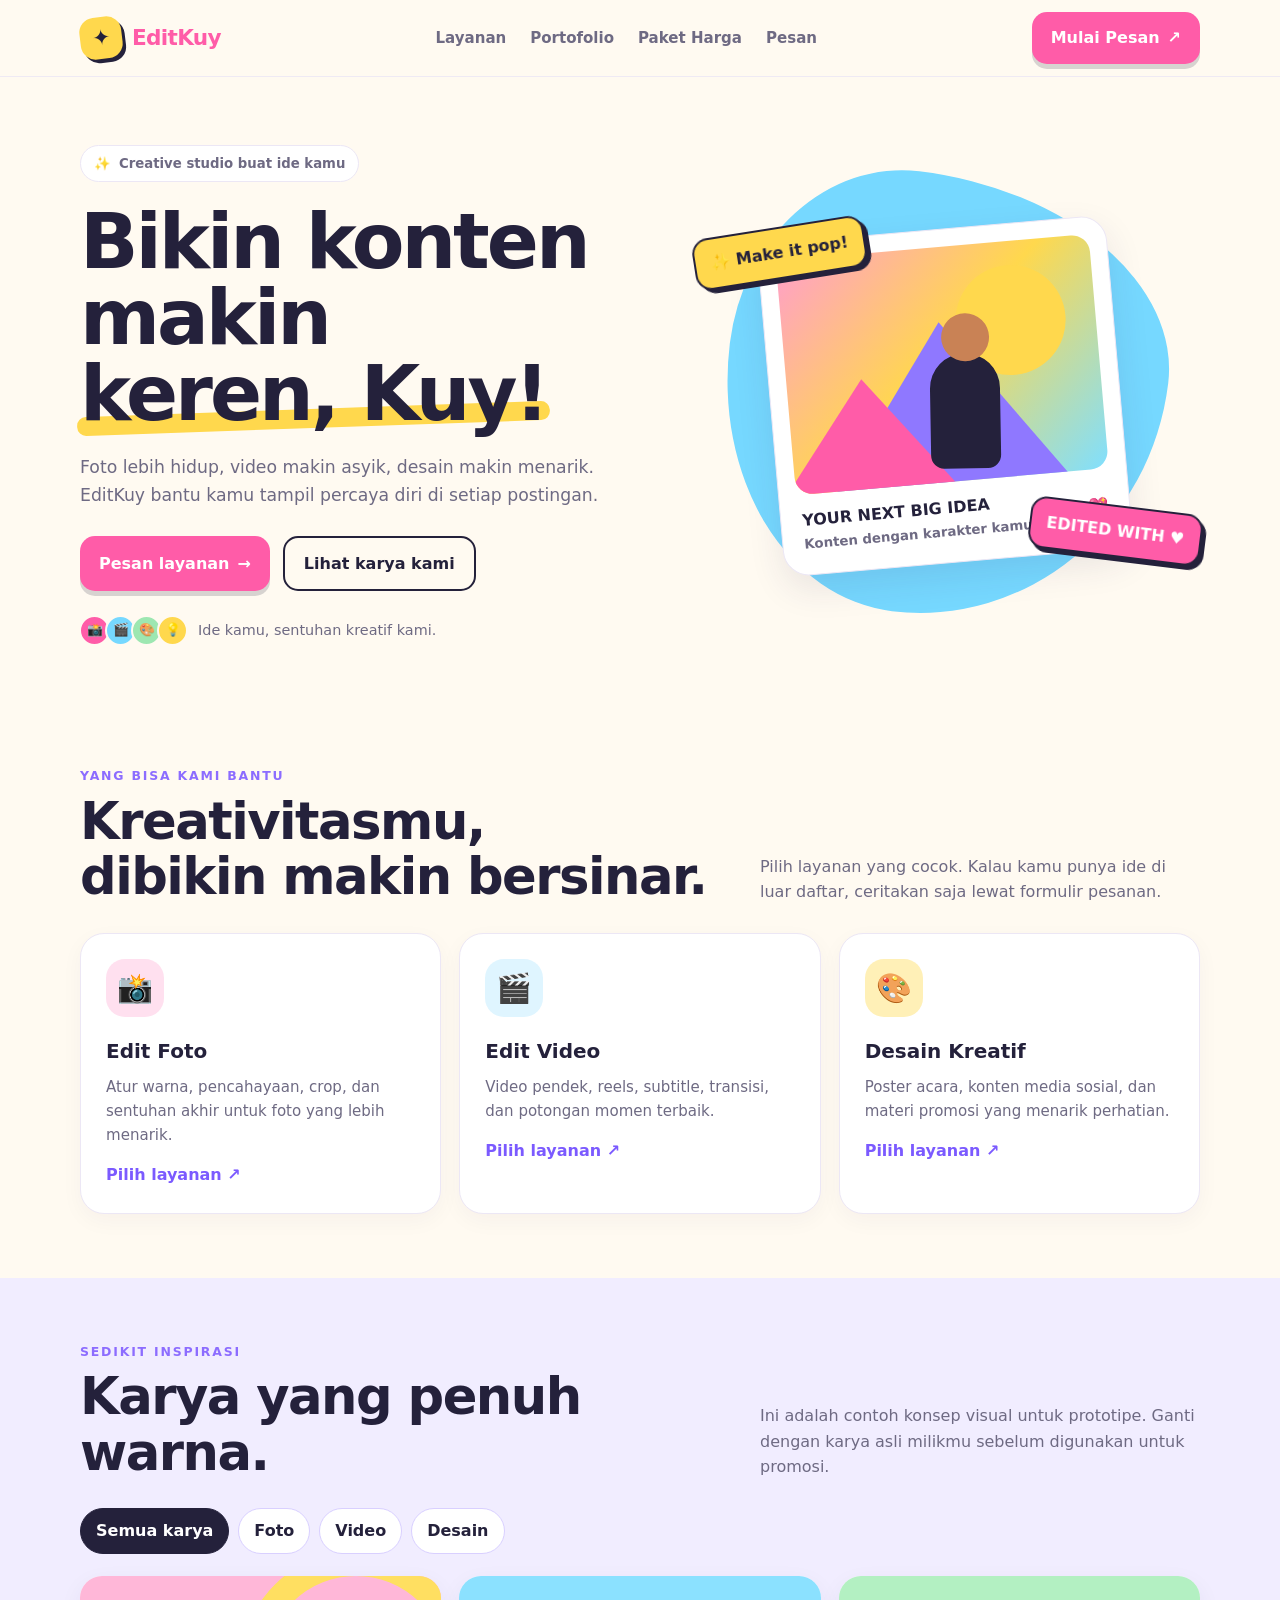
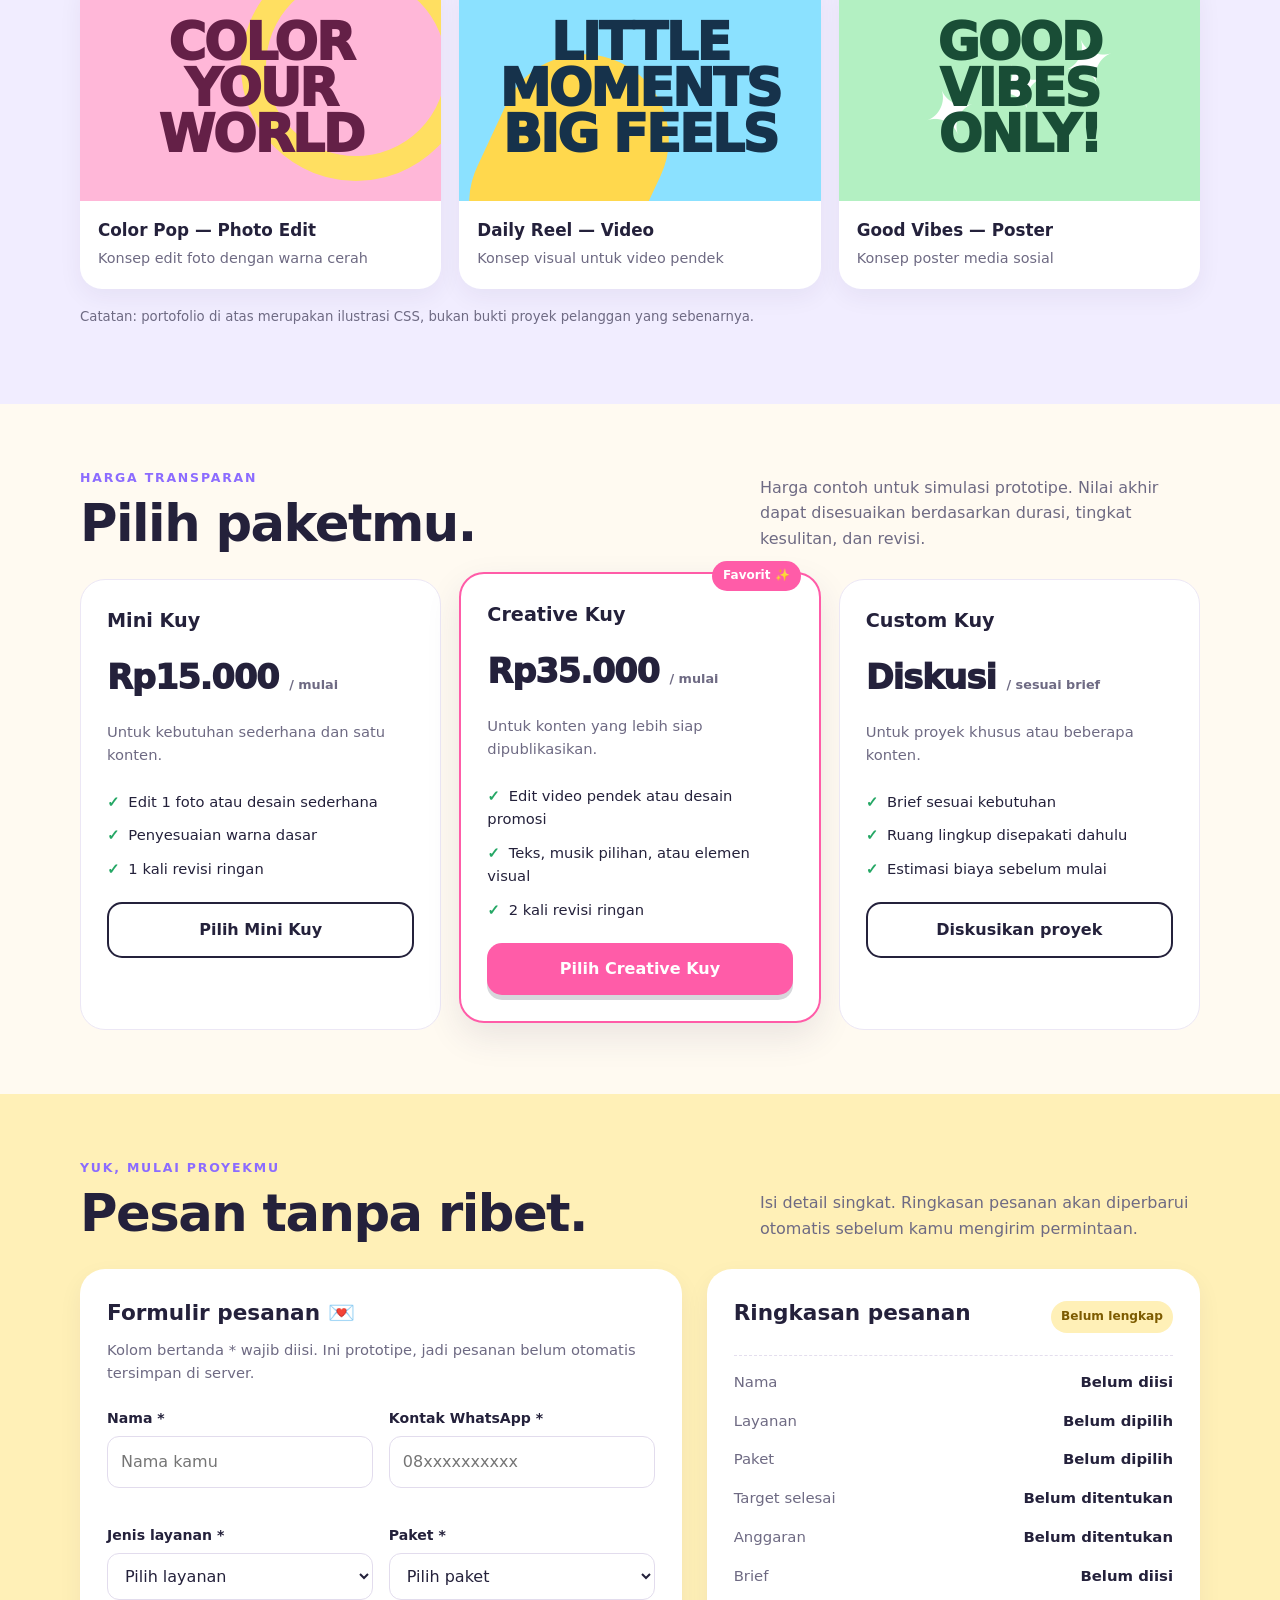
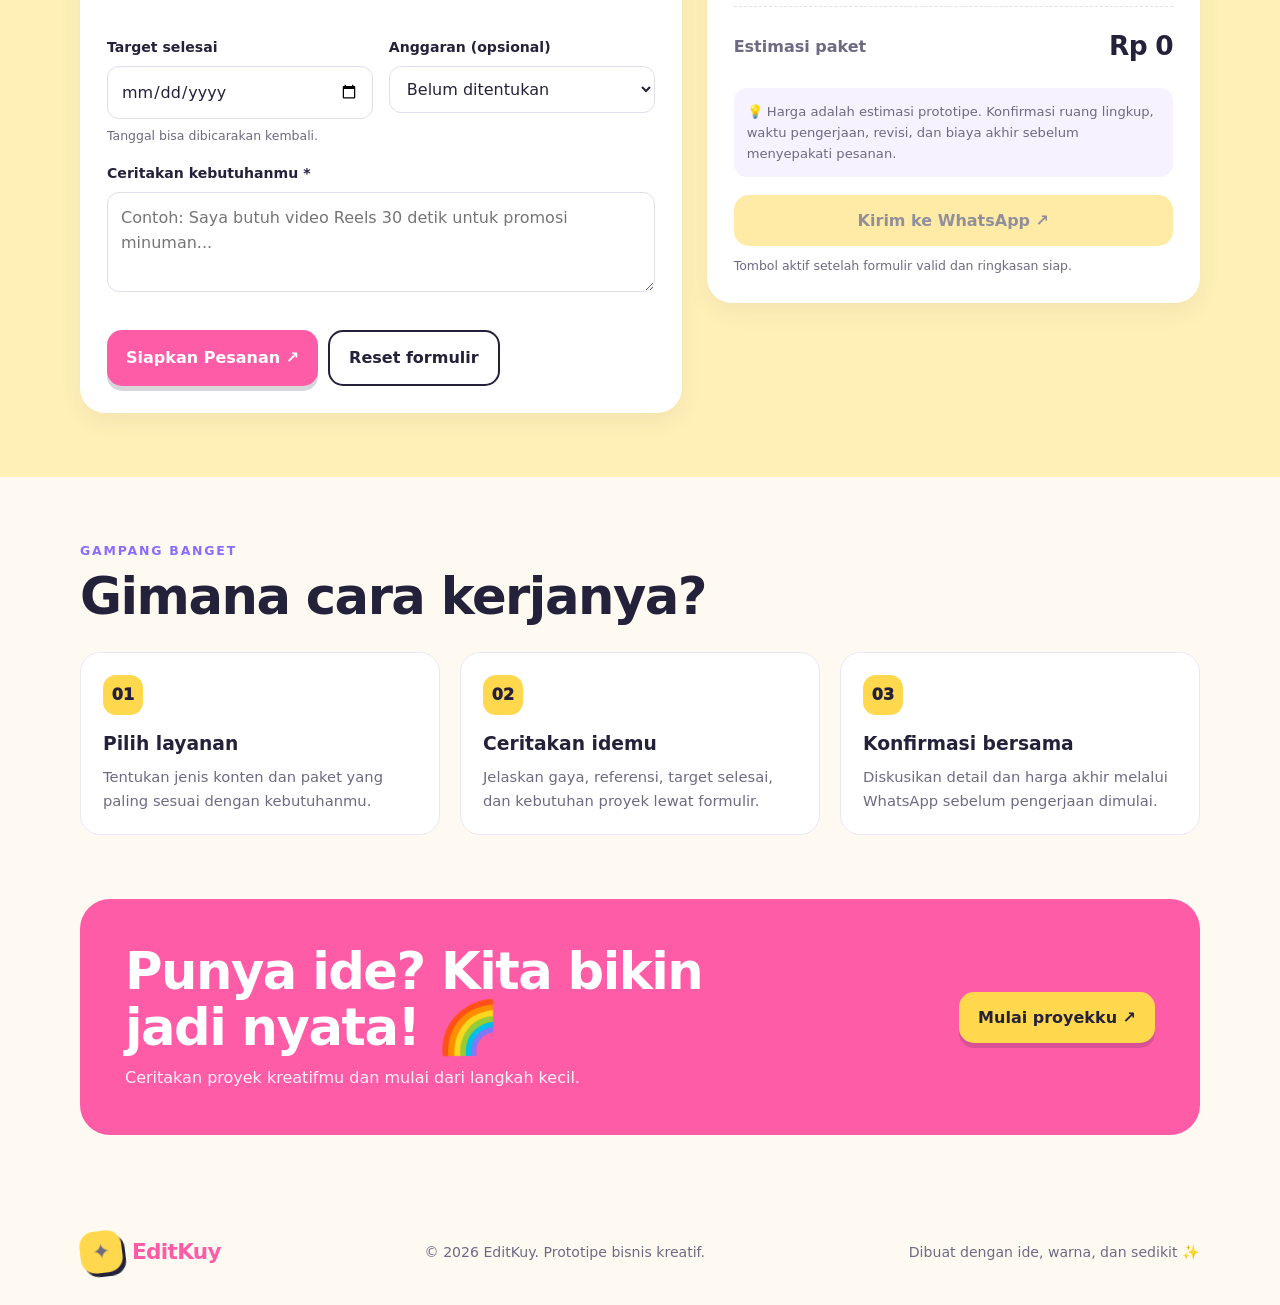
<file: index.html>
<!DOCTYPE html>
<html lang="id">
<head>
  <meta charset="UTF-8">
  <meta name="viewport" content="width=device-width, initial-scale=1.0">

  <meta
    name="description"
    content="EditKuy — jasa edit foto, video, dan desain kreatif untuk konten yang lebih menarik."
  >

  <meta name="theme-color" content="#fff8fc">
  <title>EditKuy — Bikin Konten Makin Kuy!</title>

  <!-- Menghubungkan file CSS -->
  <link rel="stylesheet" href="style.css">

  <!-- Menghubungkan file JavaScript -->
  <script src="script.js" defer></script>
</head>

<body>
  <!-- NAVIGASI -->
  <header class="topbar">
    <div class="container nav">
      <a class="brand" href="#beranda" aria-label="EditKuy beranda">
        <span class="brand-mark">✦</span>
        <span>Edit<span>Kuy</span></span>
      </a>

      <nav class="nav-links" aria-label="Navigasi utama">
        <a href="#layanan">Layanan</a>
        <a href="#portofolio">Portofolio</a>
        <a href="#harga">Paket Harga</a>
        <a href="#pesan">Pesan</a>
      </nav>

      <a class="btn btn-pink" href="#pesan">
        Mulai Pesan <span aria-hidden="true">↗</span>
      </a>
    </div>
  </header>

  <main>
    <!-- BERANDA -->
    <section class="hero" id="beranda">
      <div class="container hero-grid">
        <div>
          <div class="eyebrow">
            <span>✨</span> Creative studio buat ide kamu
          </div>

          <h1>
            Bikin konten<br>
            makin <span class="highlight">keren, Kuy!</span>
          </h1>

          <p>
            Foto lebih hidup, video makin asyik, desain makin menarik.
            EditKuy bantu kamu tampil percaya diri di setiap postingan.
          </p>

          <div class="hero-actions">
            <a class="btn btn-pink" href="#pesan">
              Pesan layanan <span aria-hidden="true">→</span>
            </a>
            <a class="btn btn-outline" href="#portofolio">
              Lihat karya kami
            </a>
          </div>

          <div class="mini-proof">
            <div class="avatar-stack" aria-hidden="true">
              <span class="avatar">📸</span>
              <span class="avatar">🎬</span>
              <span class="avatar">🎨</span>
              <span class="avatar">💡</span>
            </div>
            <span>Ide kamu, sentuhan kreatif kami.</span>
          </div>
        </div>

        <div class="hero-art" aria-label="Ilustrasi karya kreatif">
          <div class="art-backdrop"></div>
          <div class="float-tag tag-one">✨ Make it pop!</div>

          <div class="art-card">
            <div class="art-image">
              <div class="sun"></div>
              <div class="mountain"></div>
              <div class="mountain two"></div>
              <div class="person"></div>
            </div>

            <div class="art-caption">
              <div>
                YOUR NEXT BIG IDEA
                <small>Konten dengan karakter kamu</small>
              </div>
              <span>💖</span>
            </div>
          </div>

          <div class="float-tag tag-two">EDITED WITH ♥</div>
        </div>
      </div>
    </section>

    <!-- LAYANAN -->
    <section class="section" id="layanan">
      <div class="container">
        <div class="section-head">
          <div>
            <div class="kicker">Yang bisa kami bantu</div>
            <h2>Kreativitasmu,<br>dibikin makin bersinar.</h2>
          </div>

          <p>
            Pilih layanan yang cocok. Kalau kamu punya ide di luar daftar,
            ceritakan saja lewat formulir pesanan.
          </p>
        </div>

        <div class="services-grid">
          <article class="service-card">
            <div class="service-icon">📸</div>
            <h3>Edit Foto</h3>
            <p>
              Atur warna, pencahayaan, crop, dan sentuhan akhir
              untuk foto yang lebih menarik.
            </p>
            <a class="text-link" href="#pesan" data-service="Edit Foto">
              Pilih layanan ↗
            </a>
          </article>

          <article class="service-card">
            <div class="service-icon">🎬</div>
            <h3>Edit Video</h3>
            <p>
              Video pendek, reels, subtitle, transisi,
              dan potongan momen terbaik.
            </p>
            <a
              class="text-link"
              href="#pesan"
              data-service="Edit Video Pendek"
            >
              Pilih layanan ↗
            </a>
          </article>

          <article class="service-card">
            <div class="service-icon">🎨</div>
            <h3>Desain Kreatif</h3>
            <p>
              Poster acara, konten media sosial, dan materi promosi
              yang menarik perhatian.
            </p>
            <a
              class="text-link"
              href="#pesan"
              data-service="Poster / Desain"
            >
              Pilih layanan ↗
            </a>
          </article>
        </div>
      </div>
    </section>

    <!-- PORTOFOLIO -->
    <section class="section portfolio-section" id="portofolio">
      <div class="container">
        <div class="section-head">
          <div>
            <div class="kicker">Sedikit inspirasi</div>
            <h2>Karya yang penuh warna.</h2>
          </div>

          <p>
            Ini adalah contoh konsep visual untuk prototipe.
            Ganti dengan karya asli milikmu sebelum digunakan untuk promosi.
          </p>
        </div>

        <div class="filters" role="group" aria-label="Filter portofolio">
          <button
            class="filter-btn active"
            type="button"
            data-filter="semua"
            aria-pressed="true"
          >
            Semua karya
          </button>

          <button
            class="filter-btn"
            type="button"
            data-filter="foto"
            aria-pressed="false"
          >
            Foto
          </button>

          <button
            class="filter-btn"
            type="button"
            data-filter="video"
            aria-pressed="false"
          >
            Video
          </button>

          <button
            class="filter-btn"
            type="button"
            data-filter="desain"
            aria-pressed="false"
          >
            Desain
          </button>
        </div>

        <div class="portfolio-grid">
          <article class="portfolio-item" data-category="foto">
            <div class="portfolio-art poster-1">
              <div class="poster-word">COLOR<br>YOUR<br>WORLD</div>
            </div>
            <div class="portfolio-meta">
              <h3>Color Pop — Photo Edit</h3>
              <p>Konsep edit foto dengan warna cerah</p>
            </div>
          </article>

          <article class="portfolio-item" data-category="video">
            <div class="portfolio-art poster-2">
              <div class="poster-word">LITTLE<br>MOMENTS<br>BIG FEELS</div>
            </div>
            <div class="portfolio-meta">
              <h3>Daily Reel — Video</h3>
              <p>Konsep visual untuk video pendek</p>
            </div>
          </article>

          <article class="portfolio-item" data-category="desain">
            <div class="portfolio-art poster-3">
              <div class="poster-word">GOOD<br>VIBES<br>ONLY!</div>
            </div>
            <div class="portfolio-meta">
              <h3>Good Vibes — Poster</h3>
              <p>Konsep poster media sosial</p>
            </div>
          </article>
        </div>

        <p class="demo-note">
          Catatan: portofolio di atas merupakan ilustrasi CSS,
          bukan bukti proyek pelanggan yang sebenarnya.
        </p>
      </div>
    </section>

    <!-- PAKET HARGA -->
    <section class="section" id="harga">
      <div class="container">
        <div class="section-head">
          <div>
            <div class="kicker">Harga transparan</div>
            <h2>Pilih paketmu.</h2>
          </div>

          <p>
            Harga contoh untuk simulasi prototipe.
            Nilai akhir dapat disesuaikan berdasarkan durasi,
            tingkat kesulitan, dan revisi.
          </p>
        </div>

        <div class="pricing-grid">
          <article class="price-card">
            <h3>Mini Kuy</h3>
            <div class="price">Rp15.000 <small>/ mulai</small></div>
            <p>Untuk kebutuhan sederhana dan satu konten.</p>

            <ul>
              <li>Edit 1 foto atau desain sederhana</li>
              <li>Penyesuaian warna dasar</li>
              <li>1 kali revisi ringan</li>
            </ul>

            <button
              class="btn btn-outline choose-package"
              type="button"
              data-package="Mini Kuy"
            >
              Pilih Mini Kuy
            </button>
          </article>

          <article class="price-card featured">
            <span class="popular">Favorit ✨</span>
            <h3>Creative Kuy</h3>
            <div class="price">Rp35.000 <small>/ mulai</small></div>
            <p>Untuk konten yang lebih siap dipublikasikan.</p>

            <ul>
              <li>Edit video pendek atau desain promosi</li>
              <li>Teks, musik pilihan, atau elemen visual</li>
              <li>2 kali revisi ringan</li>
            </ul>

            <button
              class="btn btn-pink choose-package"
              type="button"
              data-package="Creative Kuy"
            >
              Pilih Creative Kuy
            </button>
          </article>

          <article class="price-card">
            <h3>Custom Kuy</h3>
            <div class="price">Diskusi <small>/ sesuai brief</small></div>
            <p>Untuk proyek khusus atau beberapa konten.</p>

            <ul>
              <li>Brief sesuai kebutuhan</li>
              <li>Ruang lingkup disepakati dahulu</li>
              <li>Estimasi biaya sebelum mulai</li>
            </ul>

            <button
              class="btn btn-outline choose-package"
              type="button"
              data-package="Custom Kuy"
            >
              Diskusikan proyek
            </button>
          </article>
        </div>
      </div>
    </section>

    <!-- FORMULIR PESANAN -->
    <section class="section order-section" id="pesan">
      <div class="container">
        <div class="section-head">
          <div>
            <div class="kicker">Yuk, mulai proyekmu</div>
            <h2>Pesan tanpa ribet.</h2>
          </div>

          <p>
            Isi detail singkat. Ringkasan pesanan akan diperbarui
            otomatis sebelum kamu mengirim permintaan.
          </p>
        </div>

        <div class="order-grid">
          <form class="form-card" id="orderForm" novalidate>
            <h3>Formulir pesanan 💌</h3>
            <p class="form-intro">
              Kolom bertanda * wajib diisi. Ini prototipe,
              jadi pesanan belum otomatis tersimpan di server.
            </p>

            <div class="form-grid">
              <div class="field">
                <label for="customerName">Nama *</label>
                <input
                  id="customerName"
                  name="customerName"
                  autocomplete="name"
                  placeholder="Nama kamu"
                  required
                  minlength="2"
                  maxlength="70"
                >
                <span class="error" id="nameError"></span>
              </div>

              <div class="field">
                <label for="customerContact">Kontak WhatsApp *</label>
                <input
                  id="customerContact"
                  name="customerContact"
                  type="tel"
                  inputmode="tel"
                  autocomplete="tel"
                  placeholder="08xxxxxxxxxx"
                  required
                  maxlength="20"
                >
                <span class="error" id="contactError"></span>
              </div>

              <div class="field">
                <label for="service">Jenis layanan *</label>
                <select id="service" name="service" required>
                  <option value="">Pilih layanan</option>
                  <option value="Edit Foto">Edit Foto</option>
                  <option value="Edit Video Pendek">Edit Video Pendek</option>
                  <option value="Poster / Desain">Poster / Desain</option>
                  <option value="Paket Konten">Paket Konten</option>
                  <option value="Layanan Lainnya">Layanan Lainnya</option>
                </select>
                <span class="error" id="serviceError"></span>
              </div>

              <div class="field">
                <label for="package">Paket *</label>
                <select id="package" name="package" required>
                  <option value="">Pilih paket</option>
                  <option value="Mini Kuy">Mini Kuy — Rp15.000</option>
                  <option value="Creative Kuy">Creative Kuy — Rp35.000</option>
                  <option value="Custom Kuy">Custom Kuy — diskusi</option>
                </select>
                <span class="error" id="packageError"></span>
              </div>

              <div class="field">
                <label for="deadline">Target selesai</label>
                <input id="deadline" name="deadline" type="date">
                <span class="hint">Tanggal bisa dibicarakan kembali.</span>
              </div>

              <div class="field">
                <label for="budget">Anggaran (opsional)</label>
                <select id="budget" name="budget">
                  <option value="">Belum ditentukan</option>
                  <option value="Di bawah Rp25.000">Di bawah Rp25.000</option>
                  <option value="Rp25.000–Rp50.000">Rp25.000–Rp50.000</option>
                  <option value="Rp50.000–Rp100.000">Rp50.000–Rp100.000</option>
                  <option value="Di atas Rp100.000">Di atas Rp100.000</option>
                </select>
              </div>

              <div class="field full">
                <label for="brief">Ceritakan kebutuhanmu *</label>
                <textarea
                  id="brief"
                  name="brief"
                  required
                  minlength="10"
                  maxlength="1000"
                  placeholder="Contoh: Saya butuh video Reels 30 detik untuk promosi minuman..."
                ></textarea>
                <span class="error" id="briefError"></span>
              </div>
            </div>

            <div class="form-actions">
              <button class="btn btn-pink" type="submit">
                Siapkan Pesanan ↗
              </button>
              <button class="btn btn-outline" type="reset">
                Reset formulir
              </button>
            </div>
          </form>

          <!-- RINGKASAN PESANAN -->
          <aside
            class="summary-card"
            aria-live="polite"
            aria-atomic="true"
          >
            <div class="summary-top">
              <h3>Ringkasan pesanan</h3>
              <span class="status-pill" id="summaryStatus">
                Belum lengkap
              </span>
            </div>

            <div class="summary-line">
              <span>Nama</span>
              <strong id="sumName">Belum diisi</strong>
            </div>

            <div class="summary-line">
              <span>Layanan</span>
              <strong id="sumService">Belum dipilih</strong>
            </div>

            <div class="summary-line">
              <span>Paket</span>
              <strong id="sumPackage">Belum dipilih</strong>
            </div>

            <div class="summary-line">
              <span>Target selesai</span>
              <strong id="sumDeadline">Belum ditentukan</strong>
            </div>

            <div class="summary-line">
              <span>Anggaran</span>
              <strong id="sumBudget">Belum ditentukan</strong>
            </div>

            <div class="summary-line">
              <span>Brief</span>
              <strong id="sumBrief">Belum diisi</strong>
            </div>

            <div class="summary-total">
              <span>Estimasi paket</span>
              <strong id="sumPrice">Rp0</strong>
            </div>

            <div class="summary-help">
              💡 Harga adalah estimasi prototipe. Konfirmasi ruang
              lingkup, waktu pengerjaan, revisi, dan biaya akhir
              sebelum menyepakati pesanan.
            </div>

            <button
              class="btn btn-yellow"
              id="whatsappBtn"
              type="button"
              style="width: 100%; margin-top: 18px"
              disabled
            >
              Kirim ke WhatsApp ↗
            </button>

            <p class="hint" style="margin: 10px 0 0">
              Tombol aktif setelah formulir valid dan ringkasan siap.
            </p>
          </aside>
        </div>
      </div>
    </section>

    <!-- CARA KERJA -->
    <section class="section">
      <div class="container">
        <div class="section-head">
          <div>
            <div class="kicker">Gampang banget</div>
            <h2>Gimana cara kerjanya?</h2>
          </div>
        </div>

        <div class="how-grid">
          <article class="step">
            <div class="step-num">01</div>
            <h3>Pilih layanan</h3>
            <p>
              Tentukan jenis konten dan paket yang paling sesuai
              dengan kebutuhanmu.
            </p>
          </article>

          <article class="step">
            <div class="step-num">02</div>
            <h3>Ceritakan idemu</h3>
            <p>
              Jelaskan gaya, referensi, target selesai, dan kebutuhan
              proyek lewat formulir.
            </p>
          </article>

          <article class="step">
            <div class="step-num">03</div>
            <h3>Konfirmasi bersama</h3>
            <p>
              Diskusikan detail dan harga akhir melalui WhatsApp
              sebelum pengerjaan dimulai.
            </p>
          </article>
        </div>
      </div>
    </section>

    <!-- AJAKAN -->
    <section class="section cta-section" style="padding-top: 0">
      <div class="container">
        <div class="cta">
          <div>
            <h2>Punya ide? Kita bikin jadi nyata! 🌈</h2>
            <p>
              Ceritakan proyek kreatifmu dan mulai dari langkah kecil.
            </p>
          </div>
          <a class="btn" href="#pesan">Mulai proyekku ↗</a>
        </div>
      </div>
    </section>
  </main>

  <!-- FOOTER -->
  <footer>
    <div class="container footer-row">
      <a class="brand" href="#beranda">
        <span class="brand-mark">✦</span>
        <span>Edit<span>Kuy</span></span>
      </a>

      <span>
        © <span id="year"></span> EditKuy. Prototipe bisnis kreatif.
      </span>

      <span>Dibuat dengan ide, warna, dan sedikit ✨</span>
    </div>
  </footer>

  <!-- NOTIFIKASI -->
  <div class="toast" id="toast" role="status" aria-live="polite"></div>
</body>
</html>
</file>
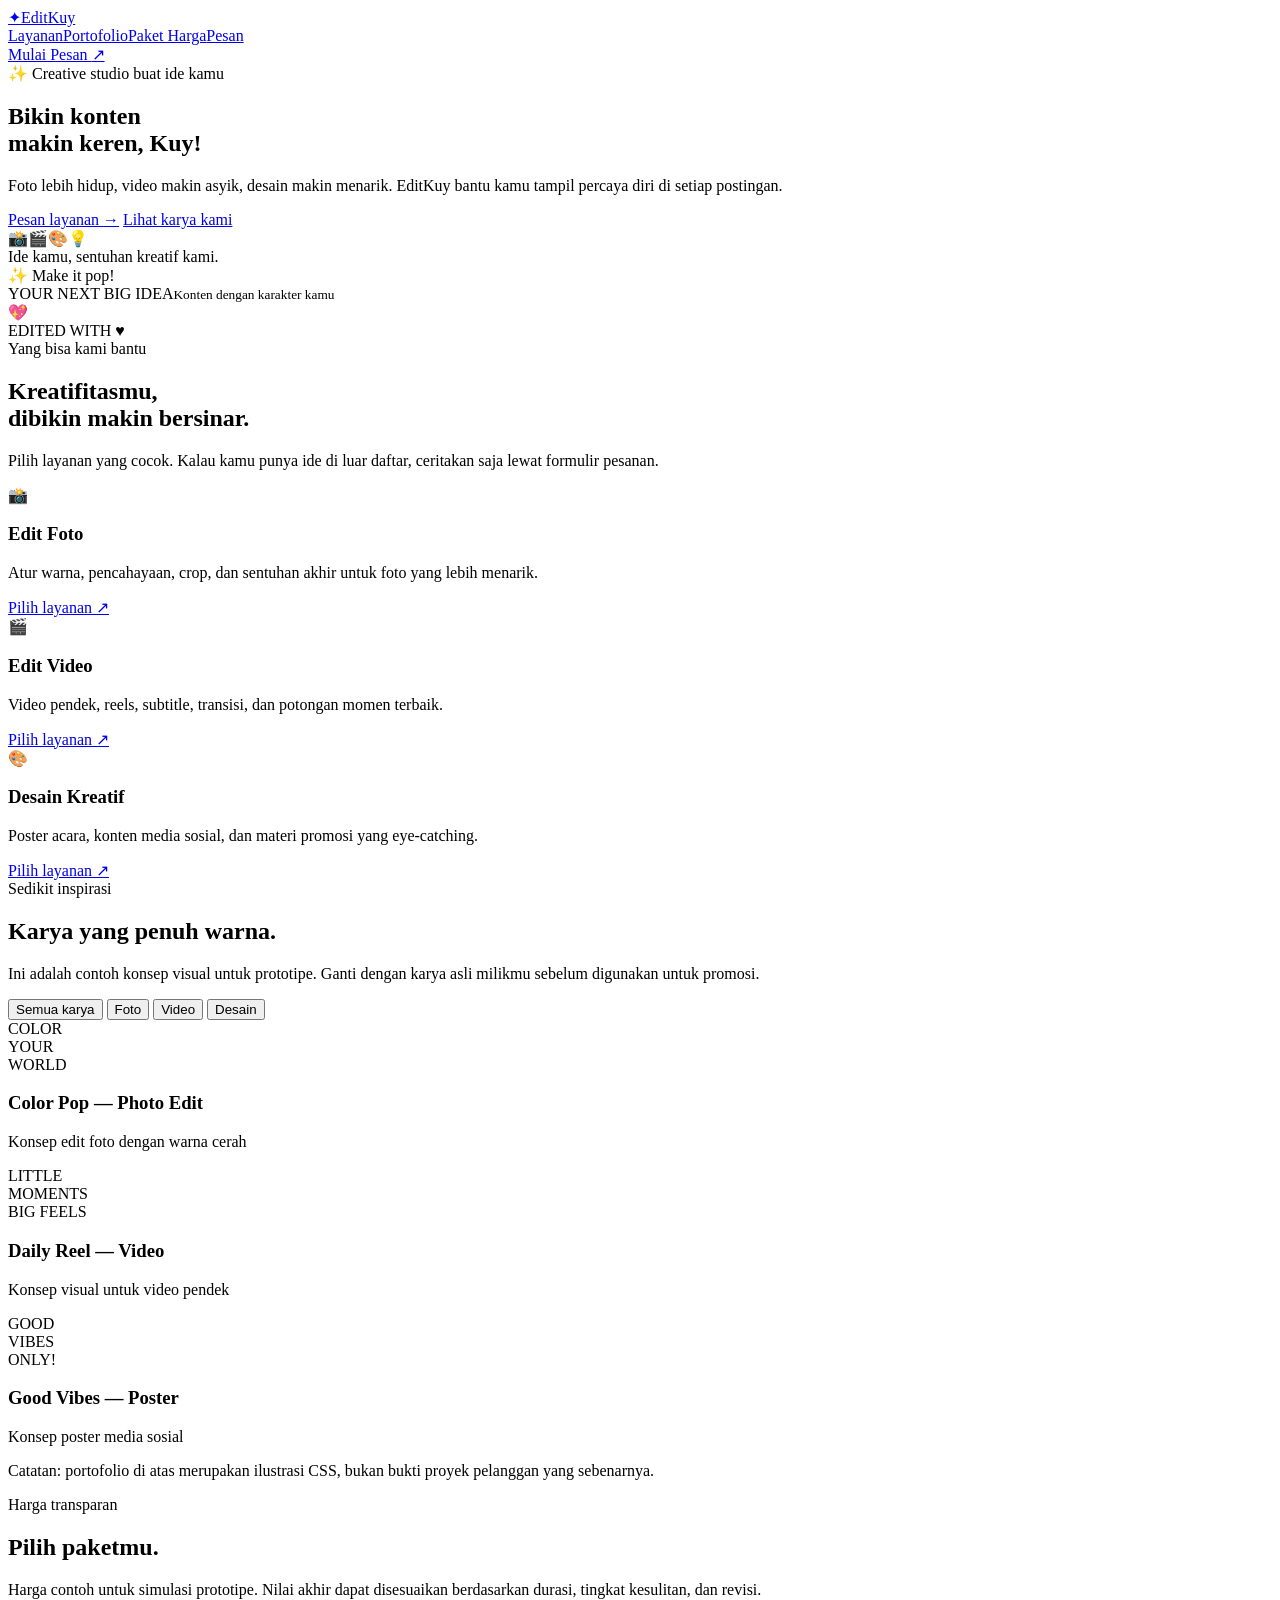
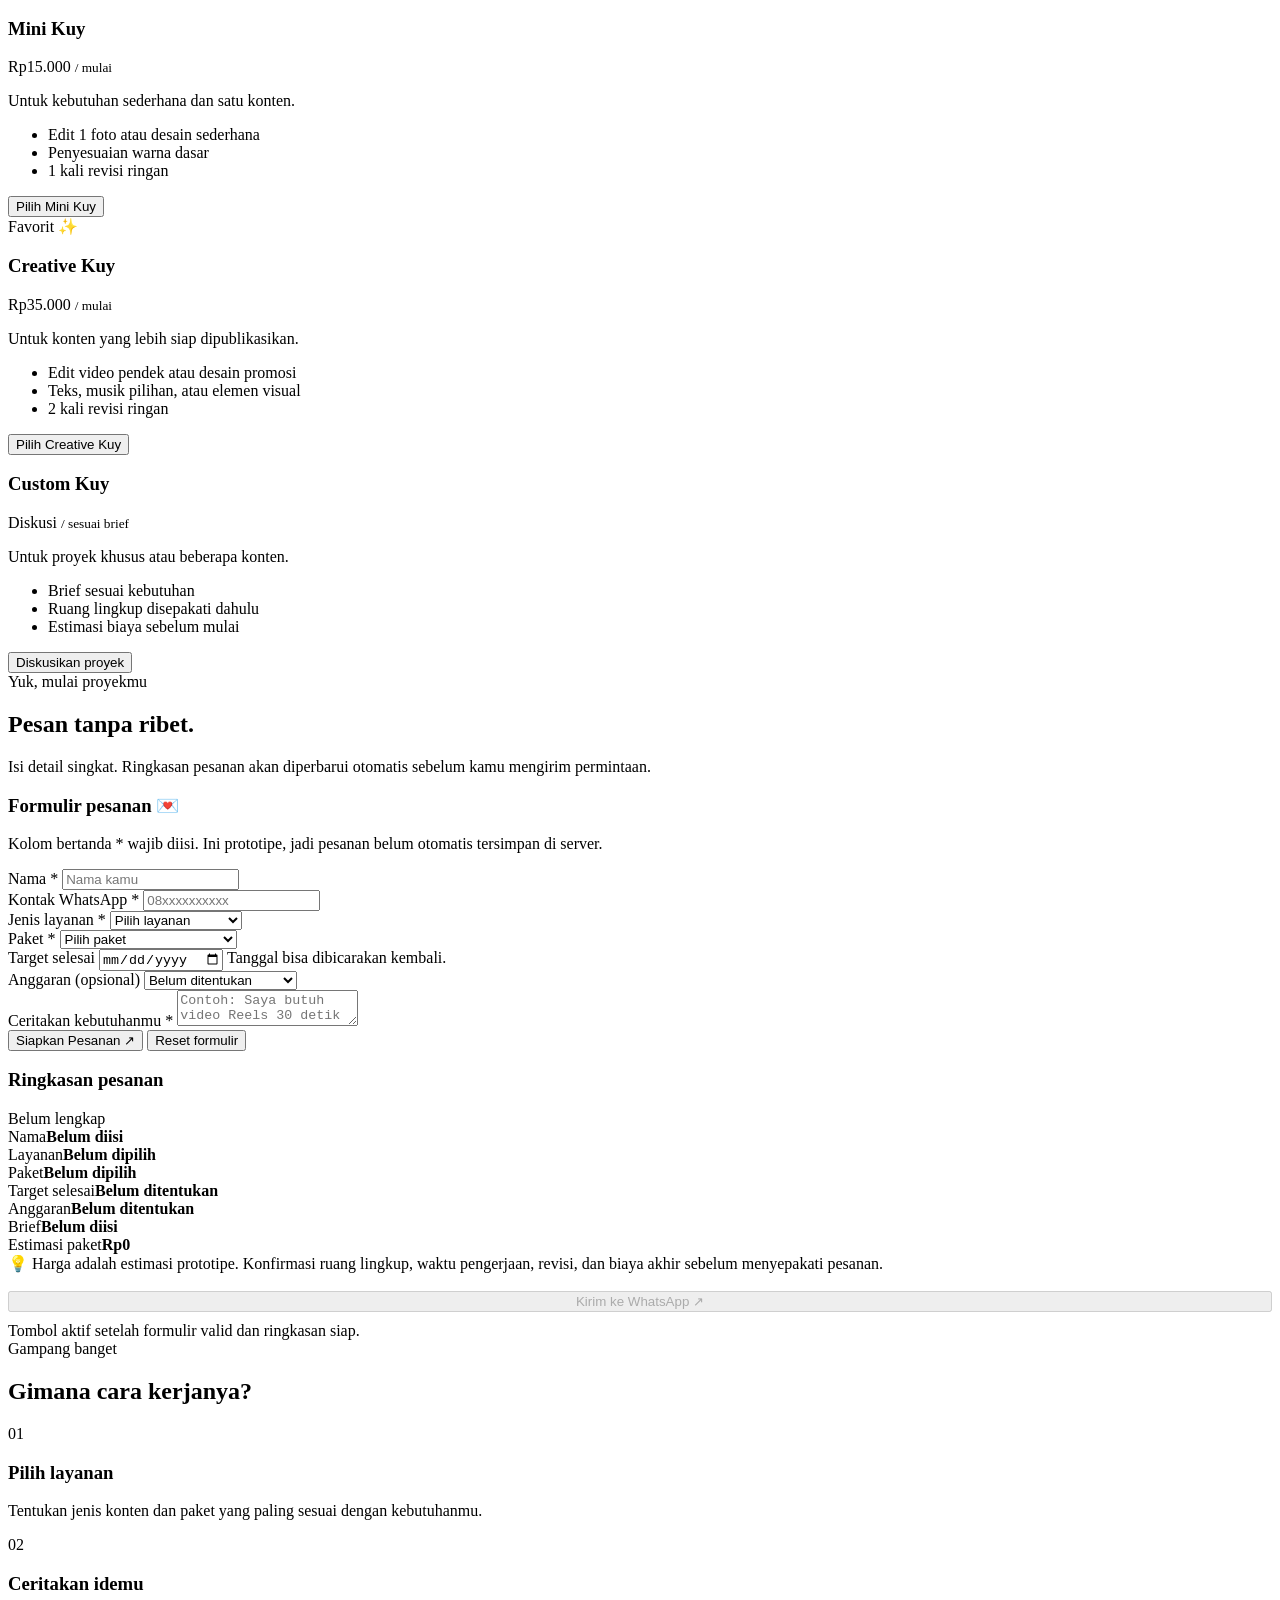
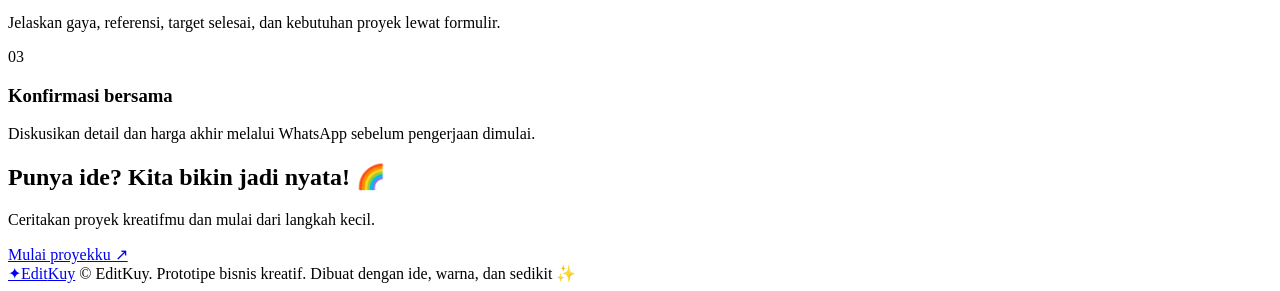
<file: test.html>
<!DOCTYPE html>
<html lang="id">
<head>
  <meta charset="UTF-8">
  <meta name="viewport" content="width=device-width, initial-scale=1.0">
  <meta name="description" content="EditKuy — jasa edit foto, video, dan desain kreatif untuk konten yang lebih menarik.">
  <title>EditKuy — Bikin Konten Makin Kuy!</title>
  </head>
<body>
  <header class="topbar">
    <div class="container nav">
      <a class="brand" href="#beranda" aria-label="EditKuy beranda">
        <span class="brand-mark">✦</span><span>Edit<span>Kuy</span></span>
      </a>
      <nav class="nav-links" aria-label="Navigasi utama">
        <a href="#layanan">Layanan</a><a href="#portofolio">Portofolio</a><a href="#harga">Paket Harga</a><a href="#pesan">Pesan</a>
      </nav>
      <a class="btn btn-pink" href="#pesan">Mulai Pesan <span aria-hidden="true">↗</span></a>
    </div>
  </header>

  <main>
    <section class="hero" id="beranda">
      <div class="container hero-grid">
        <div>
          <div class="eyebrow"><span>✨</span> Creative studio buat ide kamu</div>
          <h1>Bikin konten<br>makin <span class="highlight">keren, Kuy!</span></h1>
          <p>Foto lebih hidup, video makin asyik, desain makin menarik. EditKuy bantu kamu tampil percaya diri di setiap postingan.</p>
          <div class="hero-actions">
            <a class="btn btn-pink" href="#pesan">Pesan layanan <span aria-hidden="true">→</span></a>
            <a class="btn btn-outline" href="#portofolio">Lihat karya kami</a>
          </div>
          <div class="mini-proof">
            <div class="avatar-stack" aria-hidden="true"><span class="avatar">📸</span><span class="avatar">🎬</span><span class="avatar">🎨</span><span class="avatar">💡</span></div>
            <span>Ide kamu, sentuhan kreatif kami.</span>
          </div>
        </div>
        <div class="hero-art" aria-label="Ilustrasi karya kreatif">
          <div class="art-backdrop"></div>
          <div class="float-tag tag-one">✨ Make it pop!</div>
          <div class="art-card">
            <div class="art-image"><div class="sun"></div><div class="mountain"></div><div class="mountain two"></div><div class="person"></div></div>
            <div class="art-caption"><div>YOUR NEXT BIG IDEA<small>Konten dengan karakter kamu</small></div><span>💖</span></div>
          </div>
          <div class="float-tag tag-two">EDITED WITH ♥</div>
        </div>
      </div>
    </section>

    <section class="section" id="layanan">
      <div class="container">
        <div class="section-head">
          <div><div class="kicker">Yang bisa kami bantu</div><h2>Kreatifitasmu,<br>dibikin makin bersinar.</h2></div>
          <p>Pilih layanan yang cocok. Kalau kamu punya ide di luar daftar, ceritakan saja lewat formulir pesanan.</p>
        </div>
        <div class="services-grid">
          <article class="service-card"><div class="service-icon">📸</div><h3>Edit Foto</h3><p>Atur warna, pencahayaan, crop, dan sentuhan akhir untuk foto yang lebih menarik.</p><a class="text-link" href="#pesan" data-service="Edit Foto">Pilih layanan ↗</a></article>
          <article class="service-card"><div class="service-icon">🎬</div><h3>Edit Video</h3><p>Video pendek, reels, subtitle, transisi, dan potongan momen terbaik.</p><a class="text-link" href="#pesan" data-service="Edit Video Pendek">Pilih layanan ↗</a></article>
          <article class="service-card"><div class="service-icon">🎨</div><h3>Desain Kreatif</h3><p>Poster acara, konten media sosial, dan materi promosi yang eye-catching.</p><a class="text-link" href="#pesan" data-service="Poster / Desain">Pilih layanan ↗</a></article>
        </div>
      </div>
    </section>

    <section class="section portfolio-section" id="portofolio">
      <div class="container">
        <div class="section-head">
          <div><div class="kicker">Sedikit inspirasi</div><h2>Karya yang penuh warna.</h2></div>
          <p>Ini adalah contoh konsep visual untuk prototipe. Ganti dengan karya asli milikmu sebelum digunakan untuk promosi.</p>
        </div>
        <div class="filters" role="group" aria-label="Filter portofolio">
          <button class="filter-btn active" type="button" data-filter="semua" aria-pressed="true">Semua karya</button>
          <button class="filter-btn" type="button" data-filter="foto" aria-pressed="false">Foto</button>
          <button class="filter-btn" type="button" data-filter="video" aria-pressed="false">Video</button>
          <button class="filter-btn" type="button" data-filter="desain" aria-pressed="false">Desain</button>
        </div>
        <div class="portfolio-grid">
          <article class="portfolio-item" data-category="foto">
            <div class="portfolio-art poster-1"><div class="poster-word">COLOR<br>YOUR<br>WORLD</div></div>
            <div class="portfolio-meta"><h3>Color Pop — Photo Edit</h3><p>Konsep edit foto dengan warna cerah</p></div>
          </article>
          <article class="portfolio-item" data-category="video">
            <div class="portfolio-art poster-2"><div class="poster-word">LITTLE<br>MOMENTS<br>BIG FEELS</div></div>
            <div class="portfolio-meta"><h3>Daily Reel — Video</h3><p>Konsep visual untuk video pendek</p></div>
          </article>
          <article class="portfolio-item" data-category="desain">
            <div class="portfolio-art poster-3"><div class="poster-word">GOOD<br>VIBES<br>ONLY!</div></div>
            <div class="portfolio-meta"><h3>Good Vibes — Poster</h3><p>Konsep poster media sosial</p></div>
          </article>
        </div>
        <p class="demo-note">Catatan: portofolio di atas merupakan ilustrasi CSS, bukan bukti proyek pelanggan yang sebenarnya.</p>
      </div>
    </section>

    <section class="section" id="harga">
      <div class="container">
        <div class="section-head">
          <div><div class="kicker">Harga transparan</div><h2>Pilih paketmu.</h2></div>
          <p>Harga contoh untuk simulasi prototipe. Nilai akhir dapat disesuaikan berdasarkan durasi, tingkat kesulitan, dan revisi.</p>
        </div>
        <div class="pricing-grid">
          <article class="price-card">
            <h3>Mini Kuy</h3><div class="price">Rp15.000 <small>/ mulai</small></div>
            <p>Untuk kebutuhan sederhana dan satu konten.</p>
            <ul><li>Edit 1 foto atau desain sederhana</li><li>Penyesuaian warna dasar</li><li>1 kali revisi ringan</li></ul>
            <button class="btn btn-outline choose-package" type="button" data-package="Mini Kuy">Pilih Mini Kuy</button>
          </article>
          <article class="price-card featured">
            <span class="popular">Favorit ✨</span>
            <h3>Creative Kuy</h3><div class="price">Rp35.000 <small>/ mulai</small></div>
            <p>Untuk konten yang lebih siap dipublikasikan.</p>
            <ul><li>Edit video pendek atau desain promosi</li><li>Teks, musik pilihan, atau elemen visual</li><li>2 kali revisi ringan</li></ul>
            <button class="btn btn-pink choose-package" type="button" data-package="Creative Kuy">Pilih Creative Kuy</button>
          </article>
          <article class="price-card">
            <h3>Custom Kuy</h3><div class="price">Diskusi <small>/ sesuai brief</small></div>
            <p>Untuk proyek khusus atau beberapa konten.</p>
            <ul><li>Brief sesuai kebutuhan</li><li>Ruang lingkup disepakati dahulu</li><li>Estimasi biaya sebelum mulai</li></ul>
            <button class="btn btn-outline choose-package" type="button" data-package="Custom Kuy">Diskusikan proyek</button>
          </article>
        </div>
      </div>
    </section>

    <section class="section order-section" id="pesan">
      <div class="container">
        <div class="section-head">
          <div><div class="kicker">Yuk, mulai proyekmu</div><h2>Pesan tanpa ribet.</h2></div>
          <p>Isi detail singkat. Ringkasan pesanan akan diperbarui otomatis sebelum kamu mengirim permintaan.</p>
        </div>
        <div class="order-grid">
          <form class="form-card" id="orderForm" novalidate>
            <h3>Formulir pesanan 💌</h3>
            <p class="form-intro">Kolom bertanda * wajib diisi. Ini prototipe, jadi pesanan belum otomatis tersimpan di server.</p>
            <div class="form-grid">
              <div class="field">
                <label for="customerName">Nama *</label>
                <input id="customerName" name="customerName" autocomplete="name" placeholder="Nama kamu" required minlength="2" maxlength="70">
                <span class="error" id="nameError"></span>
              </div>
              <div class="field">
                <label for="customerContact">Kontak WhatsApp *</label>
                <input id="customerContact" name="customerContact" inputmode="tel" autocomplete="tel" placeholder="08xxxxxxxxxx" required maxlength="20">
                <span class="error" id="contactError"></span>
              </div>
              <div class="field">
                <label for="service">Jenis layanan *</label>
                <select id="service" name="service" required>
                  <option value="">Pilih layanan</option>
                  <option>Edit Foto</option>
                  <option>Edit Video Pendek</option>
                  <option>Poster / Desain</option>
                  <option>Paket Konten</option>
                  <option>Layanan Lainnya</option>
                </select>
                <span class="error" id="serviceError"></span>
              </div>
              <div class="field">
                <label for="package">Paket *</label>
                <select id="package" name="package" required>
                  <option value="">Pilih paket</option>
                  <option value="Mini Kuy">Mini Kuy — Rp15.000</option>
                  <option value="Creative Kuy">Creative Kuy — Rp35.000</option>
                  <option value="Custom Kuy">Custom Kuy — diskusi</option>
                </select>
                <span class="error" id="packageError"></span>
              </div>
              <div class="field">
                <label for="deadline">Target selesai</label>
                <input id="deadline" name="deadline" type="date">
                <span class="hint">Tanggal bisa dibicarakan kembali.</span>
              </div>
              <div class="field">
                <label for="budget">Anggaran (opsional)</label>
                <select id="budget" name="budget">
                  <option value="">Belum ditentukan</option>
                  <option>Di bawah Rp25.000</option>
                  <option>Rp25.000–Rp50.000</option>
                  <option>Rp50.000–Rp100.000</option>
                  <option>Di atas Rp100.000</option>
                </select>
              </div>
              <div class="field full">
                <label for="brief">Ceritakan kebutuhanmu *</label>
                <textarea id="brief" name="brief" required minlength="10" maxlength="1000" placeholder="Contoh: Saya butuh video Reels 30 detik untuk promosi minuman..."></textarea>
                <span class="error" id="briefError"></span>
              </div>
            </div>
            <div class="form-actions">
              <button class="btn btn-pink" type="submit">Siapkan Pesanan ↗</button>
              <button class="btn btn-outline" type="reset">Reset formulir</button>
            </div>
          </form>
          <aside class="summary-card" aria-live="polite" aria-atomic="true">
            <div class="summary-top"><h3>Ringkasan pesanan</h3><span class="status-pill" id="summaryStatus">Belum lengkap</span></div>
            <div class="summary-line"><span>Nama</span><strong id="sumName">Belum diisi</strong></div>
            <div class="summary-line"><span>Layanan</span><strong id="sumService">Belum dipilih</strong></div>
            <div class="summary-line"><span>Paket</span><strong id="sumPackage">Belum dipilih</strong></div>
            <div class="summary-line"><span>Target selesai</span><strong id="sumDeadline">Belum ditentukan</strong></div>
            <div class="summary-line"><span>Anggaran</span><strong id="sumBudget">Belum ditentukan</strong></div>
            <div class="summary-line"><span>Brief</span><strong id="sumBrief">Belum diisi</strong></div>
            <div class="summary-total"><span>Estimasi paket</span><strong id="sumPrice">Rp0</strong></div>
            <div class="summary-help">💡 Harga adalah estimasi prototipe. Konfirmasi ruang lingkup, waktu pengerjaan, revisi, dan biaya akhir sebelum menyepakati pesanan.</div>
            <button class="btn btn-yellow" id="whatsappBtn" type="button" style="width:100%;margin-top:18px" disabled>Kirim ke WhatsApp ↗</button>
            <p class="hint" style="margin:10px 0 0">Tombol aktif setelah formulir valid dan ringkasan siap.</p>
          </aside>
        </div>
      </div>
    </section>

    <section class="section">
      <div class="container">
        <div class="section-head"><div><div class="kicker">Gampang banget</div><h2>Gimana cara kerjanya?</h2></div></div>
        <div class="how-grid">
          <article class="step"><div class="step-num">01</div><h3>Pilih layanan</h3><p>Tentukan jenis konten dan paket yang paling sesuai dengan kebutuhanmu.</p></article>
          <article class="step"><div class="step-num">02</div><h3>Ceritakan idemu</h3><p>Jelaskan gaya, referensi, target selesai, dan kebutuhan proyek lewat formulir.</p></article>
          <article class="step"><div class="step-num">03</div><h3>Konfirmasi bersama</h3><p>Diskusikan detail dan harga akhir melalui WhatsApp sebelum pengerjaan dimulai.</p></article>
        </div>
      </div>
    </section>

    <section class="section" style="padding-top:0">
      <div class="container">
        <div class="cta">
          <div><h2>Punya ide? Kita bikin jadi nyata! 🌈</h2><p>Ceritakan proyek kreatifmu dan mulai dari langkah kecil.</p></div>
          <a class="btn" href="#pesan">Mulai proyekku ↗</a>
        </div>
      </div>
    </section>
  </main>

  <footer>
    <div class="container footer-row">
      <a class="brand" href="#beranda"><span class="brand-mark">✦</span><span>Edit<span>Kuy</span></span></a>
      <span>© <span id="year"></span> EditKuy. Prototipe bisnis kreatif.</span>
      <span>Dibuat dengan ide, warna, dan sedikit ✨</span>
    </div>
  </footer>
  <div class="toast" id="toast" role="status" aria-live="polite"></div>
  </body>
</html>
</file>
<file: style.css>
:root {
  --ink: #24213b;
  --muted: #6e6a83;
  --pink: #ff5ca8;
  --yellow: #ffd84d;
  --blue: #76d8ff;
  --purple: #9b7bff;
  --green: #9de7b1;
  --cream: #fffaf1;
  --white: #ffffff;
  --line: #ece7f5;
  --shadow: 0 14px 35px rgba(48, 35, 85, .10);
  --radius: 24px;
}

* {
  box-sizing: border-box;
}

html {
  scroll-behavior: smooth;
}

body {
  margin: 0;
  background: var(--cream);
  color: var(--ink);
  font-family: ui-rounded, "Segoe UI", system-ui, -apple-system,
    BlinkMacSystemFont, sans-serif;
  line-height: 1.6;
}

button,
input,
select,
textarea {
  font: inherit;
}

button,
a {
  -webkit-tap-highlight-color: transparent;
}

a {
  color: inherit;
  text-decoration: none;
}

.container {
  width: min(1120px, calc(100% - 36px));
  margin: auto;
}

/* NAVIGASI */
.topbar {
  position: sticky;
  top: 0;
  z-index: 10;
  background: rgba(255, 250, 241, .92);
  backdrop-filter: blur(14px);
  border-bottom: 1px solid rgba(236, 231, 245, .8);
}

.nav {
  display: flex;
  align-items: center;
  justify-content: space-between;
  gap: 20px;
  min-height: 76px;
}

.brand {
  display: flex;
  align-items: center;
  gap: 10px;
  font-weight: 900;
  font-size: 1.35rem;
  letter-spacing: -.7px;
}

.brand-mark {
  display: grid;
  place-items: center;
  width: 42px;
  height: 42px;
  border-radius: 15px;
  background: var(--yellow);
  transform: rotate(-7deg);
  box-shadow: 3px 4px 0 var(--ink);
}

.brand span:last-child {
  color: var(--pink);
}

.nav-links {
  display: flex;
  align-items: center;
  gap: 24px;
  color: var(--muted);
  font-weight: 700;
  font-size: .94rem;
}

.nav-links a:hover {
  color: var(--pink);
}

/* TOMBOL */
.btn {
  border: 0;
  display: inline-flex;
  align-items: center;
  justify-content: center;
  gap: 8px;
  padding: 13px 19px;
  border-radius: 15px;
  background: var(--ink);
  color: white;
  font-weight: 800;
  cursor: pointer;
  box-shadow: 0 5px 0 rgba(36, 33, 59, .18);
  transition: transform .18s, box-shadow .18s, opacity .18s;
}

.btn:hover {
  transform: translateY(-2px);
  box-shadow: 0 7px 0 rgba(36, 33, 59, .16);
}

.btn:active {
  transform: translateY(1px);
  box-shadow: 0 2px 0 rgba(36, 33, 59, .16);
}

.btn:disabled {
  opacity: .5;
  cursor: not-allowed;
  transform: none;
  box-shadow: none;
}

.btn-pink {
  background: var(--pink);
  color: #fff;
}

.btn-yellow {
  background: var(--yellow);
  color: var(--ink);
}

.btn-outline {
  background: transparent;
  color: var(--ink);
  border: 2px solid var(--ink);
  box-shadow: none;
}

/* HERO */
.hero {
  padding: 68px 0 56px;
  overflow: hidden;
}

.hero-grid {
  display: grid;
  grid-template-columns: 1.05fr .95fr;
  align-items: center;
  gap: 48px;
}

.eyebrow {
  display: inline-flex;
  gap: 8px;
  align-items: center;
  background: #fff;
  border: 1px solid var(--line);
  padding: 7px 13px;
  border-radius: 999px;
  font-weight: 800;
  font-size: .83rem;
  color: var(--muted);
}

h1 {
  font-size: clamp(2.7rem, 6vw, 5rem);
  line-height: .99;
  letter-spacing: -3px;
  margin: 22px 0;
  max-width: 650px;
}

.highlight {
  position: relative;
  display: inline-block;
  z-index: 0;
}

.highlight:after {
  content: "";
  position: absolute;
  left: -3px;
  right: -3px;
  bottom: 4px;
  height: 19px;
  background: var(--yellow);
  border-radius: 9px;
  z-index: -1;
  transform: rotate(-2deg);
}

.hero p {
  max-width: 560px;
  color: var(--muted);
  font-size: 1.08rem;
}

.hero-actions {
  display: flex;
  flex-wrap: wrap;
  gap: 13px;
  margin-top: 26px;
}

.mini-proof {
  display: flex;
  align-items: center;
  gap: 10px;
  color: var(--muted);
  margin-top: 24px;
  font-size: .9rem;
}

.avatar-stack {
  display: flex;
  padding-left: 4px;
}

.avatar {
  width: 31px;
  height: 31px;
  display: grid;
  place-items: center;
  border: 2px solid var(--cream);
  border-radius: 50%;
  margin-left: -5px;
  font-size: .8rem;
}

.avatar:nth-child(1) { background: var(--pink); }
.avatar:nth-child(2) { background: var(--blue); }
.avatar:nth-child(3) { background: var(--green); }
.avatar:nth-child(4) { background: var(--yellow); }

.hero-art {
  position: relative;
  min-height: 410px;
  display: grid;
  place-items: center;
}

.art-backdrop {
  width: min(100%, 440px);
  aspect-ratio: 1 / 1;
  background: var(--blue);
  border-radius: 38% 62% 56% 44% / 44% 41% 59% 56%;
  transform: rotate(7deg);
  position: absolute;
}

.art-card {
  position: relative;
  width: min(83%, 350px);
  padding: 17px;
  background: white;
  border-radius: 26px;
  box-shadow: var(--shadow);
  transform: rotate(-5deg);
  border: 1px solid var(--line);
}

.art-image {
  height: 235px;
  border-radius: 18px;
  background: linear-gradient(135deg, #ff9fca, #ffd84d 48%, #80dfff);
  display: grid;
  place-items: center;
  overflow: hidden;
  position: relative;
}

.sun {
  width: 110px;
  height: 110px;
  border-radius: 50%;
  background: var(--yellow);
  position: absolute;
  top: 24px;
  right: 30px;
}

.mountain {
  position: absolute;
  bottom: -20px;
  width: 0;
  height: 0;
  border-left: 130px solid transparent;
  border-right: 130px solid transparent;
  border-bottom: 180px solid #8f78ff;
}

.mountain.two {
  left: -25px;
  border-left-width: 100px;
  border-right-width: 100px;
  border-bottom: 130px solid #ff5ca8;
}

.person {
  position: absolute;
  z-index: 2;
  bottom: 12px;
  left: 45%;
  width: 70px;
  height: 115px;
  background: #24213b;
  border-radius: 40px 40px 15px 15px;
  transform: rotate(4deg);
}

.person:before {
  content: "";
  position: absolute;
  top: -40px;
  left: 12px;
  width: 48px;
  height: 48px;
  background: #c98255;
  border-radius: 50%;
}

.art-caption {
  display: flex;
  align-items: center;
  justify-content: space-between;
  padding: 13px 4px 3px;
  font-weight: 900;
}

.art-caption small {
  display: block;
  color: var(--muted);
  font-weight: 600;
}

.float-tag {
  position: absolute;
  z-index: 2;
  padding: 11px 15px;
  border: 2px solid var(--ink);
  border-radius: 16px;
  font-weight: 900;
  box-shadow: 4px 4px 0 var(--ink);
}

.tag-one {
  background: var(--yellow);
  top: 36px;
  left: 2px;
  transform: rotate(-9deg);
}

.tag-two {
  background: var(--pink);
  color: white;
  bottom: 44px;
  right: -2px;
  transform: rotate(7deg);
}

/* BAGIAN UMUM */
.section {
  padding: 64px 0;
}

.section-head {
  display: flex;
  align-items: end;
  justify-content: space-between;
  gap: 24px;
  margin-bottom: 28px;
}

.kicker {
  text-transform: uppercase;
  letter-spacing: 1.8px;
  color: #8c6cff;
  font-weight: 900;
  font-size: .78rem;
}

h2 {
  font-size: clamp(2rem, 4vw, 3.2rem);
  letter-spacing: -1.5px;
  line-height: 1.08;
  margin: 8px 0 0;
}

.section-head p {
  max-width: 440px;
  color: var(--muted);
  margin: 0;
}

/* LAYANAN */
.services-grid {
  display: grid;
  grid-template-columns: repeat(3, 1fr);
  gap: 18px;
}

.service-card {
  background: white;
  padding: 25px;
  border: 1px solid var(--line);
  border-radius: var(--radius);
  box-shadow: 0 7px 22px rgba(48, 35, 85, .04);
  transition: transform .2s;
}

.service-card:hover {
  transform: translateY(-5px);
}

.service-icon {
  display: grid;
  place-items: center;
  width: 58px;
  height: 58px;
  border-radius: 19px;
  font-size: 1.8rem;
  margin-bottom: 18px;
}

.service-card:nth-child(1) .service-icon { background: #ffe0ef; }
.service-card:nth-child(2) .service-icon { background: #dff5ff; }
.service-card:nth-child(3) .service-icon { background: #fff0b7; }

.service-card h3 {
  margin: 0 0 8px;
  font-size: 1.25rem;
}

.service-card p {
  color: var(--muted);
  margin: 0 0 15px;
  font-size: .94rem;
}

.text-link {
  font-weight: 900;
  color: #7b5aff;
}

/* PORTOFOLIO */
.portfolio-section {
  background: #f1edff;
}

.filters {
  display: flex;
  flex-wrap: wrap;
  gap: 9px;
  margin-bottom: 22px;
}

.filter-btn {
  border: 1px solid #d9d0ff;
  background: white;
  color: var(--ink);
  border-radius: 999px;
  padding: 9px 15px;
  font-weight: 800;
  cursor: pointer;
}

.filter-btn.active {
  background: var(--ink);
  color: white;
  border-color: var(--ink);
}

.portfolio-grid {
  display: grid;
  grid-template-columns: repeat(3, 1fr);
  gap: 18px;
}

.portfolio-item {
  overflow: hidden;
  background: white;
  border-radius: 22px;
  box-shadow: 0 8px 24px rgba(48, 35, 85, .06);
}

.portfolio-item[hidden] {
  display: none;
}

.portfolio-art {
  height: 225px;
  display: grid;
  place-items: center;
  position: relative;
  overflow: hidden;
}

.portfolio-art .poster-word {
  font-size: clamp(1.8rem, 4vw, 3.3rem);
  line-height: .9;
  font-weight: 1000;
  letter-spacing: -2px;
  text-align: center;
  position: relative;
  z-index: 1;
}

.poster-1 {
  background: #ffb7d8;
  color: #642047;
}

.poster-1:before {
  content: "";
  position: absolute;
  width: 180px;
  height: 180px;
  border: 25px solid #ffdf61;
  border-radius: 50%;
  right: -30px;
  top: -25px;
}

.poster-2 {
  background: #8be1ff;
  color: #16324b;
}

.poster-2:before {
  content: "";
  position: absolute;
  width: 170px;
  height: 240px;
  background: #ffd84d;
  transform: rotate(25deg);
  left: 25px;
  bottom: -90px;
  border-radius: 90px;
}

.poster-3 {
  background: #b3f0c2;
  color: #194d36;
}

.poster-3:before {
  content: "✦ ✦ ✦";
  position: absolute;
  font-size: 4rem;
  color: #fff;
  transform: rotate(-20deg);
}

.portfolio-meta {
  padding: 16px 18px 19px;
}

.portfolio-meta h3 {
  margin: 0 0 3px;
  font-size: 1.05rem;
}

.portfolio-meta p {
  margin: 0;
  color: var(--muted);
  font-size: .9rem;
}

.demo-note {
  color: var(--muted);
  font-size: .83rem;
  margin-top: 17px;
}

/* PAKET HARGA */
.pricing-grid {
  display: grid;
  grid-template-columns: repeat(3, 1fr);
  gap: 18px;
  align-items: stretch;
}

.price-card {
  background: white;
  border: 1px solid var(--line);
  padding: 26px;
  border-radius: 25px;
  position: relative;
}

.price-card.featured {
  border: 2px solid var(--pink);
  box-shadow: var(--shadow);
  transform: translateY(-7px);
}

.popular {
  position: absolute;
  top: -13px;
  right: 18px;
  background: var(--pink);
  color: white;
  border-radius: 999px;
  padding: 5px 11px;
  font-size: .75rem;
  font-weight: 900;
}

.price-card h3 {
  margin: 0;
  font-size: 1.2rem;
}

.price {
  font-size: 2.1rem;
  font-weight: 1000;
  letter-spacing: -1px;
  margin: 14px 0 0;
}

.price small {
  font-size: .8rem;
  letter-spacing: 0;
  color: var(--muted);
  font-weight: 700;
}

.price-card > p {
  color: var(--muted);
  font-size: .92rem;
  min-height: 48px;
}

.price-card ul {
  list-style: none;
  padding: 0;
  margin: 22px 0;
  display: grid;
  gap: 10px;
  font-size: .92rem;
}

.price-card li:before {
  content: "✓";
  color: #25a765;
  font-weight: 1000;
  margin-right: 9px;
}

.price-card .btn {
  width: 100%;
}

/* FORMULIR PESANAN */
.order-section {
  background: #fff0b7;
}

.order-grid {
  display: grid;
  grid-template-columns: 1fr .82fr;
  gap: 25px;
  align-items: start;
}

.form-card,
.summary-card {
  background: white;
  border-radius: 25px;
  padding: 27px;
  box-shadow: 0 9px 25px rgba(48, 35, 85, .06);
}

.form-card h3,
.summary-card h3 {
  margin: 0 0 7px;
  font-size: 1.35rem;
}

.form-intro {
  margin: 0 0 22px;
  color: var(--muted);
  font-size: .92rem;
}

.form-grid {
  display: grid;
  grid-template-columns: 1fr 1fr;
  gap: 16px;
}

.field {
  display: flex;
  flex-direction: column;
  gap: 7px;
}

.field.full {
  grid-column: 1 / -1;
}

label {
  font-size: .88rem;
  font-weight: 850;
}

input,
select,
textarea {
  width: 100%;
  min-width: 0;
  border: 1.5px solid #e2dced;
  background: #fff;
  color: var(--ink);
  padding: 12px 13px;
  border-radius: 12px;
  outline: none;
  transition: border .15s, box-shadow .15s;
}

input:focus,
select:focus,
textarea:focus {
  border-color: var(--purple);
  box-shadow: 0 0 0 3px rgba(155, 123, 255, .17);
}

textarea {
  min-height: 100px;
  resize: vertical;
}

.hint {
  color: var(--muted);
  font-size: .78rem;
}

.error {
  color: #c51f61;
  font-size: .8rem;
  min-height: 1em;
}

.form-actions {
  display: flex;
  flex-wrap: wrap;
  gap: 10px;
  margin-top: 19px;
}

/* RINGKASAN PESANAN */
.summary-card {
  position: sticky;
  top: 96px;
}

.summary-top {
  display: flex;
  justify-content: space-between;
  align-items: center;
  gap: 10px;
  padding-bottom: 17px;
  border-bottom: 1px dashed #e4deee;
}

.status-pill {
  background: #e8f9ef;
  color: #177846;
  font-size: .76rem;
  font-weight: 900;
  padding: 6px 10px;
  border-radius: 999px;
}

.summary-line {
  display: flex;
  justify-content: space-between;
  gap: 16px;
  margin: 15px 0;
  font-size: .93rem;
}

.summary-line span:first-child {
  color: var(--muted);
}

.summary-line strong {
  text-align: right;
  overflow-wrap: anywhere;
}

.summary-total {
  border-top: 1px dashed #e4deee;
  margin-top: 18px;
  padding-top: 18px;
  display: flex;
  align-items: center;
  justify-content: space-between;
  gap: 15px;
}

.summary-total span {
  color: var(--muted);
  font-weight: 800;
}

.summary-total strong {
  font-size: 1.65rem;
  letter-spacing: -.7px;
}

.summary-help {
  background: #f6f2ff;
  padding: 13px;
  border-radius: 13px;
  color: var(--muted);
  font-size: .82rem;
  margin-top: 20px;
}

/* CARA KERJA */
.how-grid {
  display: grid;
  grid-template-columns: repeat(3, 1fr);
  gap: 20px;
}

.step {
  padding: 22px;
  border-radius: 20px;
  background: white;
  border: 1px solid var(--line);
}

.step-num {
  width: 40px;
  height: 40px;
  display: grid;
  place-items: center;
  background: var(--yellow);
  border-radius: 13px;
  font-weight: 1000;
  margin-bottom: 14px;
}

.step h3 {
  margin: 0 0 6px;
}

.step p {
  margin: 0;
  color: var(--muted);
  font-size: .92rem;
}

/* CTA DAN FOOTER */
.cta {
  padding: 45px;
  border-radius: 30px;
  background: var(--pink);
  color: white;
  display: flex;
  align-items: center;
  justify-content: space-between;
  gap: 25px;
}

.cta h2 {
  max-width: 580px;
  margin: 0;
}

.cta p {
  margin: 10px 0 0;
  color: #fff0f7;
}

.cta .btn {
  background: var(--yellow);
  color: var(--ink);
  flex-shrink: 0;
}

footer {
  padding: 32px 0;
  color: var(--muted);
  font-size: .88rem;
}

.footer-row {
  display: flex;
  justify-content: space-between;
  gap: 20px;
  flex-wrap: wrap;
  align-items: center;
}

/* NOTIFIKASI */
.toast {
  position: fixed;
  bottom: 20px;
  left: 50%;
  transform: translate(-50%, 20px);
  opacity: 0;
  pointer-events: none;
  z-index: 30;
  background: var(--ink);
  color: white;
  padding: 12px 18px;
  border-radius: 13px;
  box-shadow: var(--shadow);
  transition: opacity .2s, transform .2s;
  max-width: calc(100% - 30px);
}

.toast.show {
  opacity: 1;
  transform: translate(-50%, 0);
}

.mobile-menu {
  display: none;
}

/* RESPONSIF TABLET */
@media (max-width: 850px) {
  .hero-grid {
    grid-template-columns: 1fr;
    gap: 15px;
  }

  .hero {
    padding-top: 45px;
  }

  .hero-art {
    min-height: 370px;
  }

  .services-grid,
  .portfolio-grid,
  .pricing-grid {
    grid-template-columns: repeat(2, minmax(0, 1fr));
  }

  .order-grid {
    grid-template-columns: 1fr;
  }

  .summary-card {
    position: static;
  }

  .section-head {
    align-items: start;
    flex-direction: column;
  }

  .cta {
    padding: 32px;
    align-items: flex-start;
    flex-direction: column;
  }
}

/* RESPONSIF HP */
@media (max-width: 600px) {
  .container {
    width: min(calc(100% - 26px), 1120px);
  }

  .nav {
    min-height: 67px;
  }

  .nav-links {
    display: none;
  }

  .nav .btn {
    padding: 10px 12px;
    font-size: .84rem;
  }

  h1 {
    letter-spacing: -2px;
  }

  .hero-art {
    min-height: 320px;
  }

  .art-image {
    height: 190px;
  }

  .services-grid,
  .portfolio-grid,
  .pricing-grid,
  .how-grid {
    grid-template-columns: 1fr;
  }

  .price-card.featured {
    transform: none;
    margin-top: 8px;
  }

  .section {
    padding: 48px 0;
  }

  .form-card,
  .summary-card {
    padding: 20px;
  }

  .form-grid {
    grid-template-columns: 1fr;
  }

  .field.full {
    grid-column: auto;
  }

  .cta {
    padding: 26px;
  }

  .cta .btn {
    width: 100%;
  }

  .summary-top {
    align-items: flex-start;
    flex-direction: column;
  }

  .summary-total strong {
    font-size: 1.35rem;
  }
}

/* AKSESIBILITAS: KURANGI ANIMASI */
@media (prefers-reduced-motion: reduce) {
  html {
    scroll-behavior: auto;
  }

  *,
  *:before,
  *:after {
    transition: none !important;
    animation: none !important;
  }
}
</file>
